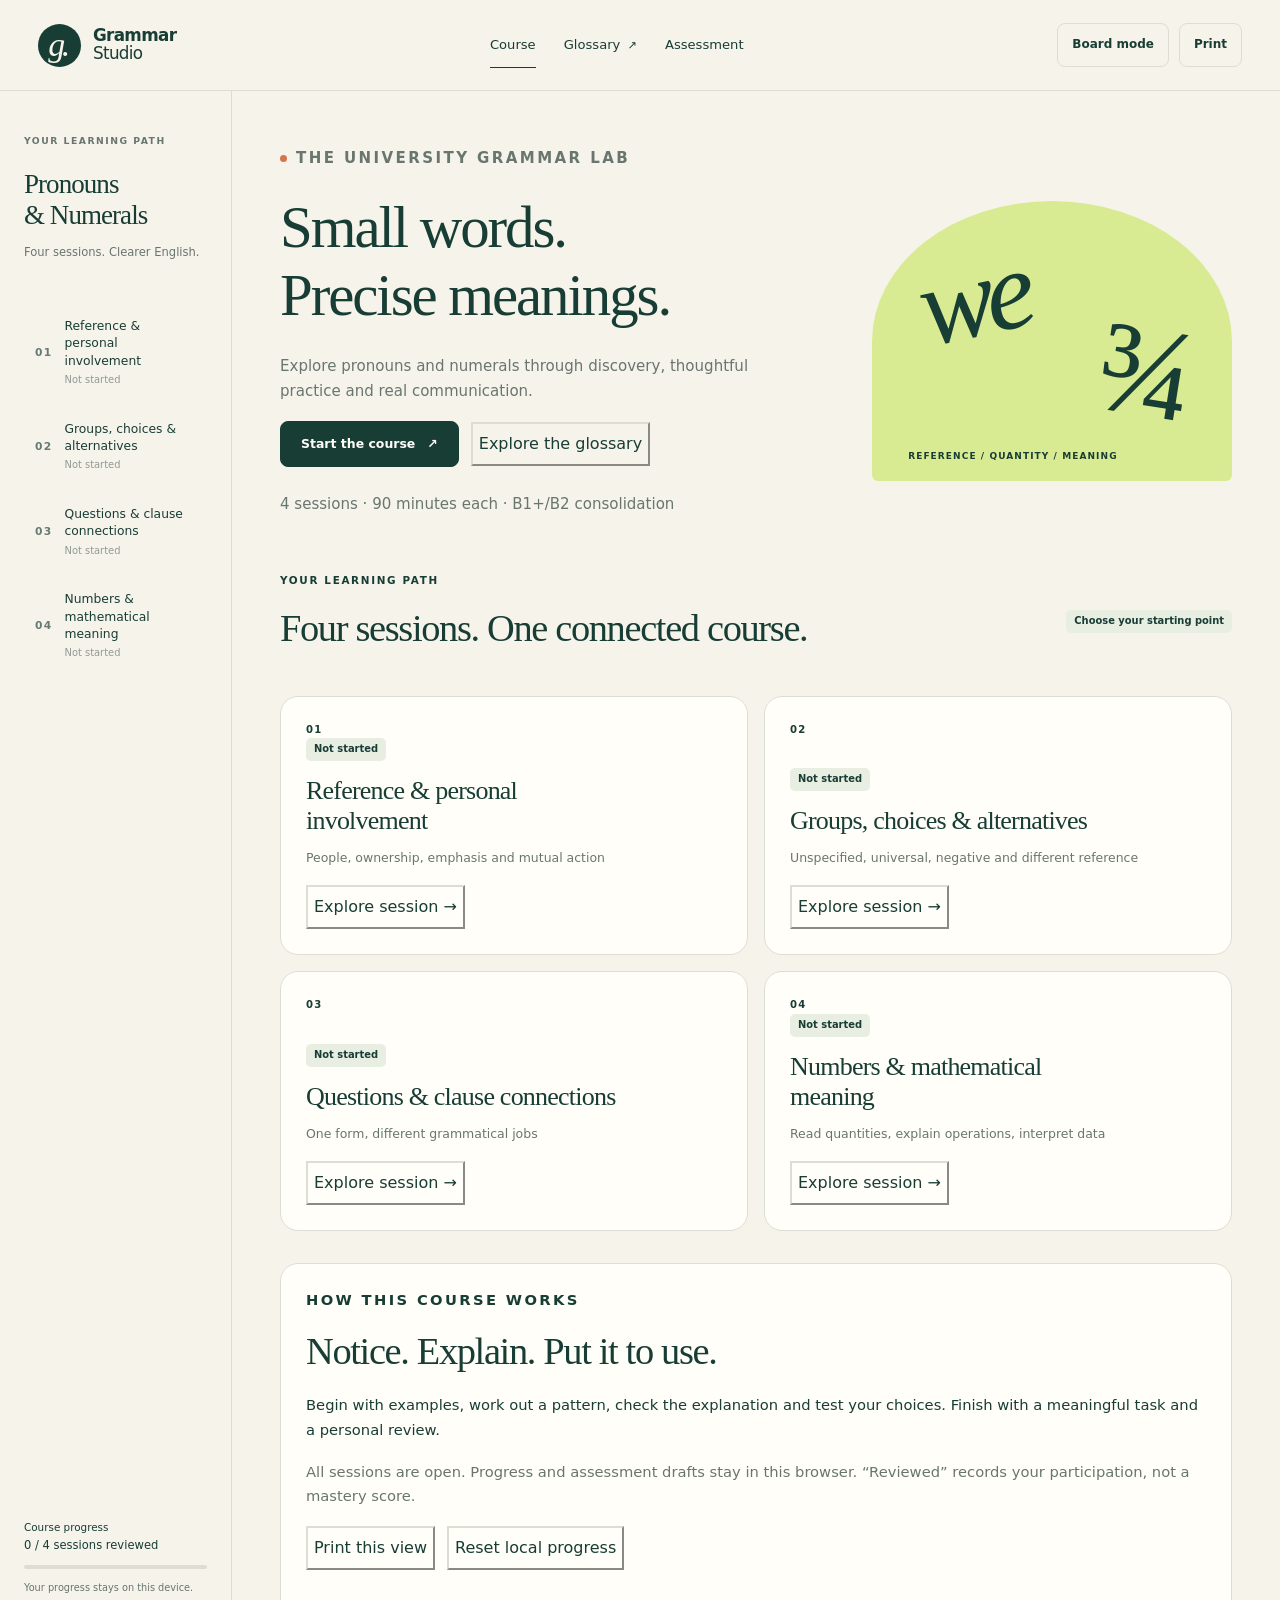
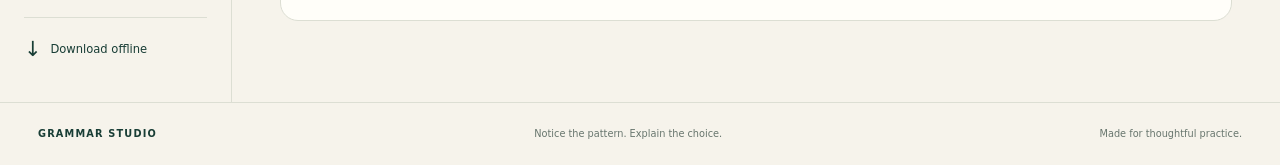
<file: index.html>
<!doctype html>
<html lang="en">
<head>
  <meta charset="utf-8">
  <meta name="viewport" content="width=device-width,initial-scale=1">
  <meta name="theme-color" content="#183d35">
  <meta name="description" content="A four-session university grammar course. Discover, practise and explain English pronouns and numerals.">
  <title>Grammar Studio — Pronouns & Numerals</title>
  <style>:root{--paper:#f6f3eb;--ink:#183d35;--muted:#68766e;--lime:#d9eb92;--line:#dcded3;--white:#fffef9;--soft:#e9eee3;--orange:#d5754b;--radius:18px;font-family:Inter,ui-sans-serif,system-ui,-apple-system,BlinkMacSystemFont,"Segoe UI",sans-serif;color:var(--ink);background:var(--paper);font-synthesis:none;font-size:16px;line-height:1.65}*{box-sizing:border-box}body{margin:0}button,input,textarea,select{font:inherit}button,a,input,textarea,select{-webkit-tap-highlight-color:transparent}button,a{touch-action:manipulation}button{cursor:pointer;color:inherit}button:disabled{cursor:default}a{color:inherit}button:focus-visible,a:focus-visible,input:focus-visible,textarea:focus-visible,select:focus-visible,summary:focus-visible{outline:3px solid #b5683d;outline-offset:4px}button{min-height:44px}h1,h2,h3,p{margin-top:0}h1,h2,h3{line-height:1.16;letter-spacing:-.035em}h1,h2{font-family:Georgia,"Times New Roman",serif;font-weight:400}h1{font-size:clamp(2.8rem,4.6vw,5rem);margin-bottom:24px}h2{font-size:clamp(1.9rem,3vw,2.7rem);margin-bottom:20px}h3{font-size:1.15rem;letter-spacing:-.02em;margin-bottom:12px}p{margin-bottom:1.1rem}ul,ol{padding-left:24px}li{margin-bottom:.5rem}.muted{color:var(--muted)}.eyebrow{font-size:.65rem;font-weight:750;letter-spacing:.16em;line-height:1.5;text-transform:uppercase}.skip-link{position:fixed;top:-100px;left:12px;z-index:99;background:var(--lime);padding:12px 20px}.skip-link:focus{top:12px}.site-header{display:flex;align-items:center;justify-content:space-between;padding:23px 38px;border-bottom:1px solid var(--line);gap:28px;background:var(--paper)}.brand{display:flex;align-items:center;gap:12px;border:0;padding:0;background:none;text-align:left;font-size:1.05rem;font-weight:650;letter-spacing:-.04em;line-height:1.05}.brand-second{display:block;font-weight:400}.brand-mark{display:grid;place-items:center;width:43px;height:43px;border-radius:50%;background:var(--ink);color:var(--paper);font:italic 34px Georgia,serif;letter-spacing:-.1em;padding-right:4px}.main-nav{display:flex;gap:28px;align-items:center}.main-nav button{border:0;background:none;font-size:.82rem;padding:5px 0}.main-nav button:hover,.main-nav button.active{box-shadow:0 1px var(--ink)}.main-nav span{font-size:.7rem;margin-left:3px}.header-tools{display:flex;gap:10px}.tool-button{padding:8px 14px;border:1px solid var(--line);border-radius:8px;background:none;font-size:.75rem;font-weight:600}.tool-button[aria-pressed=true]{background:var(--lime);border-color:var(--lime)}.tool-button span{margin-right:7px}.workspace{display:grid;grid-template-columns:232px minmax(0,1fr);min-height:calc(100vh - 170px)}.sidebar{border-right:1px solid var(--line);padding:35px 24px;display:flex;flex-direction:column;gap:25px}.sidebar-top .eyebrow{color:var(--muted);font-size:.58rem}.course-label{font:27px/1.15 Georgia,serif;margin:17px 0 12px;letter-spacing:-.035em}.sidebar-top p{font-size:.72rem}.sidebar nav{display:grid;gap:8px}.sidebar nav button{display:flex;align-items:center;gap:12px;text-align:left;width:100%;background:none;border:1px solid transparent;border-radius:10px;padding:12px 10px;font-size:.77rem;line-height:1.4}.sidebar nav button:hover{background:var(--soft)}.sidebar nav button.active{background:var(--ink);color:var(--paper)}.sidebar nav button>span:first-child{font-size:.67rem;opacity:.65}.sidebar nav button small{display:block;font-size:.62rem;opacity:.7;margin-top:3px}.sidebar-bottom{margin-top:auto;padding-top:45px}.progress-heading{display:flex;justify-content:space-between;gap:8px;font-size:.65rem}.progress-track{height:4px;background:var(--line);border-radius:8px;margin:12px 0;overflow:hidden}.progress-fill{height:100%;background:var(--ink);transition:width .2s}.local-note{font-size:.61rem;color:var(--muted);line-height:1.5}.offline-link{display:flex;align-items:center;gap:9px;text-decoration:none;font-size:.72rem;min-height:44px;border-top:1px solid var(--line);margin-top:22px;padding-top:14px}.offline-link span{font-size:1.3rem}#app{padding:42px 48px 65px;min-width:0;max-width:1600px;width:100%;margin:auto}#app:focus{outline:none}.hero{position:relative;padding:14px 0 38px}.hero .eyebrow{display:flex;align-items:center;gap:9px;margin-bottom:24px}.hero .eyebrow:before{content:"";width:7px;height:7px;background:var(--orange);border-radius:50%}.hero-grid{display:grid;grid-template-columns:1.25fr .8fr;gap:30px;align-items:center}.hero h1{max-width:650px}.hero p{max-width:510px;color:var(--muted);font-size:.94rem}.hero-art{position:relative;min-height:280px;background:var(--lime);border-radius:100% 100% 12px 12px;overflow:hidden;display:grid;place-items:center;color:var(--ink);font:italic 110px Georgia,serif;letter-spacing:-.08em}.hero-art:before{content:"Aa";position:absolute;left:20%;top:20%;font:italic 100px Georgia,serif;transform:rotate(-12deg)}.hero-art:after{content:"⅔";position:absolute;bottom:0;right:12%;font:120px Georgia,serif;transform:rotate(10deg);color:#476643}.hero-art>*{position:relative;z-index:1}.hero-art span{font-size:4rem}.hero-actions{display:flex;flex-wrap:wrap;gap:12px;margin-top:25px}.button{display:inline-flex;align-items:center;justify-content:center;gap:12px;min-height:46px;padding:11px 20px;border-radius:8px;background:var(--ink);color:var(--white);border:1px solid var(--ink);font-size:.78rem;font-weight:600;text-decoration:none}.button:hover{background:#28574b}.button-secondary{background:transparent;color:var(--ink);border-color:var(--line)}.button-secondary:hover{background:var(--soft)}.tag{display:inline-flex;align-items:center;gap:5px;background:var(--soft);border-radius:5px;padding:4px 8px;font-size:.62rem;font-weight:600;line-height:1.5}.section-heading{display:flex;justify-content:space-between;align-items:end;gap:20px;border-top:1px solid var(--line);padding-top:26px;margin-top:16px;margin-bottom:24px}.section-heading h2{margin:0;font-size:1.8rem}.section-heading p{font-size:.75rem;margin:0;color:var(--muted)}.session-grid{display:grid;grid-template-columns:repeat(2,minmax(0,1fr));gap:16px}.session-card{position:relative;text-align:left;display:flex;flex-direction:column;align-items:flex-start;padding:25px;background:var(--white);border:1px solid var(--line);border-radius:var(--radius);color:var(--ink);text-decoration:none;min-width:0;transition:transform .15s,border-color .15s}.session-card:hover{transform:translateY(-3px);border-color:#9ba98e}.session-card h3{font:26px/1.15 Georgia,serif;letter-spacing:-.03em;margin:15px 0 12px;max-width:320px}.session-card p{color:var(--muted);font-size:.78rem;line-height:1.6}.session-card .tag{margin-top:auto}.card-number{font-size:.63rem;font-weight:700;letter-spacing:.12em;text-transform:uppercase}.card-arrow{position:absolute;right:24px;top:22px;font-size:1.4rem}.lesson-header{padding:5px 0 25px}.lesson-header .eyebrow{margin-bottom:15px;display:block}.lesson-header h1{font-size:clamp(2.4rem,4vw,4rem);max-width:850px;margin-bottom:15px}.lesson-header p{max-width:760px;color:var(--muted)}.stage-nav{display:flex;gap:7px;overflow:auto;border-bottom:1px solid var(--line);padding-bottom:13px;margin-bottom:30px}.stage-button{white-space:nowrap;border:0;background:transparent;border-radius:7px;padding:9px 14px;font-size:.75rem;font-weight:600}.stage-button.active,.stage-button[aria-selected=true]{background:var(--ink);color:var(--paper)}.stage-button:hover:not(.active){background:var(--soft)}.stage-content{max-width:1000px}.stage-content>h2{font-size:2rem}.theory-card,.question-card,.assessment-section,.glossary-card{padding:25px;background:var(--white);border:1px solid var(--line);border-radius:var(--radius);margin-bottom:16px}.theory-card h3{font-size:1.05rem}.theory-card p,.question-card p,.assessment-section p{font-size:.92rem}.example{border-left:3px solid #9ab45f;background:#f0f3e8;padding:12px 18px;margin:12px 0;font-family:Georgia,serif;font-size:1.1rem;line-height:1.65}.discovery-list{list-style:none;padding:0;counter-reset:examples}.discovery-list li{counter-increment:examples;border-bottom:1px solid var(--line);padding:13px 0;display:flex;align-items:baseline;gap:20px;font:1.3rem/1.5 Georgia,serif}.discovery-list li:before{content:counter(examples,decimal-leading-zero);font:600 .65rem system-ui;color:var(--muted)}.question-card>h3{line-height:1.5}.option{display:block;width:100%;min-height:48px;border:1px solid var(--line);border-radius:8px;background:transparent;text-align:left;padding:10px 15px;margin:8px 0;font-size:.88rem}.option:hover{background:var(--soft);border-color:#a1ae9d}.option.correct,.correct{border-color:#66883d;background:#edf4db}.option.incorrect,.incorrect{border-color:#bc806a;background:#fbede6}.feedback{border-radius:8px;background:var(--soft);padding:14px 18px;margin-top:15px;font-size:.85rem}.feedback:empty{display:none}.checklist{list-style:none;padding:0}.checklist li{padding:10px 0;border-bottom:1px solid var(--line)}.checklist label{display:flex;align-items:start;gap:12px;cursor:pointer}.checklist input{accent-color:var(--ink);width:19px;height:19px;flex-shrink:0;margin-top:4px}.toolbar{display:flex;flex-wrap:wrap;gap:12px;margin-bottom:25px;align-items:center}.search-input,input[type=text],textarea,select{border:1px solid var(--line);background:var(--white);border-radius:8px;padding:12px 15px;color:var(--ink);min-height:46px;max-width:100%}.search-input{width:100%}textarea{width:100%;resize:vertical;min-height:120px}.glossary-grid{display:grid;grid-template-columns:repeat(2,minmax(0,1fr));gap:16px}.glossary-card{margin:0}.glossary-card h3{font:1.45rem Georgia,serif}.glossary-card p{font-size:.85rem}.glossary-card .example{font-size:.95rem}.assessment-section h3{font:1.4rem Georgia,serif}.assessment-section textarea{margin-top:10px}.footer{display:flex;justify-content:space-between;gap:18px;padding:23px 38px;border-top:1px solid var(--line);font-size:.61rem;color:var(--muted)}.footer>span:first-child{font-weight:750;letter-spacing:.12em;color:var(--ink)}details{border:1px solid var(--line);border-radius:10px;padding:14px 18px;margin:15px 0;background:var(--white)}summary{cursor:pointer;min-height:30px;font-size:.86rem;font-weight:600}details[open] summary{margin-bottom:15px}table{border-collapse:collapse;width:100%;margin:20px 0;font-size:.85rem}th,td{text-align:left;padding:12px 15px;border-bottom:1px solid var(--line);vertical-align:top}th{font-size:.72rem;background:var(--soft)}.board-mode{font-size:21px}.board-mode .sidebar{display:none}.board-mode .workspace{grid-template-columns:1fr}.board-mode #app{max-width:1300px;padding:40px 60px}.board-mode .stage-content{max-width:none}.board-mode .theory-card p,.board-mode .question-card p,.board-mode .option{font-size:1.05rem}.board-mode .site-header{padding:15px 30px}.board-mode .footer{display:none}.board-mode .hero-art{min-height:360px}@media(min-width:1500px){#app{padding-left:65px;padding-right:65px}.hero-art{min-height:350px}}@media(max-width:1050px){.site-header{padding:20px 24px;gap:18px}.main-nav{gap:18px}.workspace{grid-template-columns:205px minmax(0,1fr)}.sidebar{padding:28px 18px}#app{padding:32px 28px 50px}.hero-grid{grid-template-columns:1fr .65fr;gap:18px}.hero-art{min-height:220px}.hero-art:before{font-size:80px;left:10%}.hero-art:after{font-size:95px}.print-button{display:none}.session-card{padding:20px}}@media(max-width:760px){.site-header{padding:15px 20px;flex-wrap:wrap;gap:10px}.brand{margin-right:auto}.main-nav{order:3;width:100%;justify-content:flex-start;border-top:1px solid var(--line);padding-top:9px;gap:26px}.main-nav button{font-size:.8rem}.tool-button{padding:8px 11px}.workspace{display:block}.sidebar{border-right:0;border-bottom:1px solid var(--line);padding:17px 20px;gap:12px}.sidebar-top{display:none}.sidebar nav{display:flex;overflow:auto;gap:7px}.sidebar nav button{min-width:130px;max-width:175px;padding:10px;font-size:.7rem}.sidebar-bottom{padding:0;margin:0}.sidebar-bottom .progress-heading,.sidebar-bottom .progress-track,.sidebar-bottom .local-note{display:none}.offline-link{border:0;padding:0;margin:0;font-size:.68rem;min-height:28px;justify-content:flex-end}#app{padding:28px 20px 45px}.hero{padding-top:0}.hero-grid{grid-template-columns:1fr}.hero-art{display:none}.hero h1{font-size:3.4rem;max-width:550px}.hero p{font-size:.92rem}.hero .eyebrow{margin-bottom:20px}.session-grid{gap:12px}.session-card{padding:20px 17px}.session-card h3{font-size:1.45rem}.session-card p{font-size:.73rem}.section-heading{align-items:start}.section-heading p{max-width:150px;font-size:.68rem}.glossary-grid{grid-template-columns:1fr}.stage-nav{gap:3px}.stage-button{padding:8px 12px}.theory-card,.question-card,.assessment-section{padding:20px}.footer{padding:20px;flex-wrap:wrap}.footer>span:last-child{display:none}.board-mode #app{padding:25px}.board-mode .site-header{padding:15px 20px}.board-mode .main-nav{display:none}}@media(max-width:440px){.session-grid{grid-template-columns:1fr}.hero h1{font-size:2.85rem}.header-tools .tool-button{font-size:.65rem}.section-heading{display:block}.section-heading p{max-width:none;margin-top:10px}.session-card h3{max-width:280px}.lesson-header h1{font-size:2.5rem}}@media(prefers-reduced-motion:reduce){*{scroll-behavior:auto!important;transition:none!important;animation:none!important}}@media print{body{background:white;color:#111;font-size:11pt}.site-header,.sidebar,.footer,.stage-nav,.toolbar,.hero-actions,.skip-link,button,.offline-link{display:none!important}.workspace{display:block}#app,.board-mode #app{padding:0;max-width:none}.hero-art{display:none}.hero-grid{display:block}.theory-card,.question-card,.glossary-card,.assessment-section{break-inside:avoid;background:white;border-color:#ccc;padding:14px}.stage-content{max-width:none}h1{font-size:28pt}h2{font-size:22pt}.glossary-grid{display:block}.glossary-card{margin-bottom:12px}a{text-decoration:none}.example{background:#f4f4f4}details>summary{list-style:none}details>*{display:block!important}textarea{border:1px solid #aaa;min-height:70px}}

.hero-art:before,.hero-art:after{content:none}.hero-art .art-word{position:absolute;top:12%;left:13%;font:italic 112px Georgia,serif;transform:rotate(-12deg)}.hero-art .art-number{position:absolute;right:12%;bottom:12%;font:132px Georgia,serif;transform:rotate(9deg)}.hero-art .art-caption{position:absolute;bottom:7%;left:10%;font:600 9px system-ui,sans-serif;letter-spacing:.12em}.session-link.active{background:var(--lime)}#courseProgress{font-size:.72rem}#courseProgress .progress-track{margin-top:10px}.option.correct{border-color:#467349;background:#e9f2d9}.option.incorrect{border-color:#a4583a;background:#fbede4}.button:disabled{opacity:.5}.main-nav [aria-current=page]{box-shadow:0 1px var(--ink)}
</style>
  
  
  
</head>
<body>
  <a class="skip-link" href="#app">Skip to content</a>
  <header class="site-header">
    <button class="brand" data-view="home" aria-label="Grammar Studio home"><span class="brand-mark" aria-hidden="true">g.</span><span>Grammar<span class="brand-second">Studio</span></span></button>
    <nav class="main-nav" aria-label="Main navigation"><button data-view="home">Course</button><button data-view="glossary">Glossary <span aria-hidden="true">↗</span></button><button data-view="assessment">Assessment</button></nav>
    <div class="header-tools"><button id="boardToggle" class="tool-button" aria-pressed="false"><span aria-hidden="true">▣</span> Board mode</button><button id="printButton" class="tool-button print-button" aria-label="Print current page">Print</button></div>
  </header>
  <div class="workspace">
    <aside class="sidebar" aria-label="Course navigation">
      <div class="sidebar-top"><span class="eyebrow">YOUR LEARNING PATH</span><div class="course-label">Pronouns<br>& Numerals</div><p class="muted">Four sessions. Clearer English.</p></div>
      <nav id="sessionNav" aria-label="Sessions"></nav>
      <div class="sidebar-bottom"><div class="progress-heading">Course progress</div><div id="courseProgress">0 / 4 sessions reviewed</div><p class="local-note">Your progress stays on this device.</p><a class="offline-link" href="#" id="downloadOffline"><span aria-hidden="true">↓</span> Download offline</a></div>
    </aside>
    <main id="app" tabindex="-1"><noscript><div class="theory-card"><h1>Welcome to Grammar Studio</h1><p>Enable JavaScript to explore the course, practise and save progress on your device.</p></div></noscript></main>
  </div>
  <footer class="footer"><span>GRAMMAR STUDIO</span><span>Notice the pattern. Explain the choice.</span><span>Made for thoughtful practice.</span></footer>
<script>window.COURSE = [
  {
    "id": 1,
    "title": "Reference & personal involvement",
    "subtitle": "People, ownership, emphasis and mutual action",
    "outcomes": [
      "Identify pronoun forms, referents and sentence functions.",
      "Distinguish reflexive, emphatic and reciprocal meanings.",
      "Use personal, possessive and demonstrative forms to make reference clear."
    ],
    "discovery": {
      "examples": [
        "Maya introduced herself.",
        "Maya herself introduced the speaker.",
        "Maya prepared the slides by herself.",
        "Maya and Alex introduced each other."
      ],
      "questions": [
        "Who performs the action? Who is affected?",
        "Which sentence emphasises personal involvement?",
        "Which sentence describes mutual action?",
        "Can “by herself” mean alone or without help?"
      ],
      "insight": "The same -self form can refer back to a participant or add emphasis. Reciprocal forms express mutual action; by + reflexive can mean alone or without help."
    },
    "theory": [
      {
        "title": "The pronoun: class, reference and function",
        "body": "Kaushanskaya defines the pronoun as a part of speech which points out objects and their qualities without naming them. An antecedent helps identify a referent. Class and sentence function are different: a personal pronoun can be a subject or an object. Traditional functions include subject, object, predicative and attribute.",
        "examples": [
          "She checked the report. → personal pronoun; subject",
          "The tutor thanked her. → personal pronoun; object",
          "This version is mine. → absolute possessive; predicative",
          "Alex told Sam that he was late. → clarify who “he” means"
        ]
      },
      {
        "title": "Personal pronouns and dummy it",
        "body": "Personal pronouns distinguish person, number, case and, in third-person singular forms, gender. Use nominative forms for subjects and objective forms for objects, including after prepositions. Singular they can refer to a person whose gender is unknown or to a person who uses they. Referential it refers to something; dummy it fills a grammatical position without an ordinary referent.",
        "examples": [
          "Alex and I presented. The tutor thanked Alex and me.",
          "Between you and me, this needs revision.",
          "Someone left their notes. They may return.",
          "The projector is ready. It works. → referential",
          "It is raining. It is important to check the figures. → dummy"
        ]
      },
      {
        "title": "Possessive forms",
        "body": "Kaushanskaya distinguishes conjoint (dependent) forms before nouns and absolute (independent) forms used without a following noun. Modern descriptions commonly call my, your and similar dependent forms possessive determiners. Possessives express association as well as ownership. Its has no apostrophe; it’s means it is or it has.",
        "examples": [
          "my / mine; your / yours; her / hers; our / ours; their / theirs",
          "His has the same dependent and independent form.",
          "These are our notes. Those are yours.",
          "A colleague of mine shared the file.",
          "The app has changed its layout. It’s easier to read."
        ]
      },
      {
        "title": "Reflexive and emphatic uses",
        "body": "Reflexive forms include myself, yourself, himself, herself, itself, ourselves, yourselves and themselves. In the central reflexive use, the subject and object refer to the same participant. Emphatic (intensive) use highlights personal involvement. By oneself can mean alone or without help. Do not use myself merely as a formal substitute for me. Everyday wash and dress normally do not need reflexives unless the context requires emphasis or contrast.",
        "examples": [
          "Nina introduced herself. → reflexive object",
          "Nina herself approved the plan. → emphatic",
          "Nina approved the plan herself. → emphatic",
          "Nina worked by herself. → alone / without help",
          "She washed and dressed. Please contact me."
        ]
      },
      {
        "title": "Reciprocal pronouns",
        "body": "Each other and one another express mutual action or relation. A strict two-versus-more-than-two distinction is not required in contemporary usage; Kaushanskaya also notes that the traditional tendency is not always observed. Reciprocal forms can be possessive.",
        "examples": [
          "They assessed themselves. → each person assessed that same person",
          "They assessed each other. → mutual assessment",
          "They read each other’s feedback."
        ]
      },
      {
        "title": "Demonstrative pronouns",
        "body": "This and these commonly indicate nearer reference; that and those commonly indicate more distant reference in space, time or discourse. They may identify a noun or stand independently. Kaushanskaya also includes such and (the) same among demonstratives.",
        "examples": [
          "This diagram is clearer than that one.",
          "These are the results.",
          "The server failed. That delayed the session.",
          "Such questions require care. We chose the same."
        ]
      }
    ],
    "practice": [
      {
        "question": "The tutor sent the feedback to Alex and ___.",
        "options": [
          "I",
          "me",
          "myself"
        ],
        "answer": 1,
        "explanation": "The whole coordinated phrase is an object after “to”: to Alex and me."
      },
      {
        "question": "Choose the absolute possessive: “This laptop is ___.”",
        "options": [
          "my",
          "me",
          "mine"
        ],
        "answer": 2,
        "explanation": "Mine stands without a following noun. My is dependent: my laptop."
      },
      {
        "question": "In “Lena herself approved the change”, herself is …",
        "options": [
          "reflexive object",
          "emphatic",
          "reciprocal"
        ],
        "answer": 1,
        "explanation": "Herself highlights Lena’s personal involvement; approved still has the object “the change”."
      },
      {
        "question": "Which sentence expresses mutual action?",
        "options": [
          "They recorded themselves.",
          "They recorded each other.",
          "They recorded the talk themselves."
        ],
        "answer": 1,
        "explanation": "Each other means that the participants recorded one another."
      },
      {
        "question": "Which sentence uses dummy it?",
        "options": [
          "The tablet is new. It is fast.",
          "It is raining outside.",
          "I charged it yesterday."
        ],
        "answer": 1,
        "explanation": "Weather “it” does not refer back to an ordinary object."
      },
      {
        "question": "Choose the neutral wording.",
        "options": [
          "Please email myself.",
          "Please email me.",
          "Please email mine."
        ],
        "answer": 1,
        "explanation": "Me is the ordinary object form. Myself is not a general formal alternative."
      },
      {
        "question": "Choose the correct pair: “The platform changed ___ layout. ___ now clearer.”",
        "options": [
          "it’s / Its",
          "its / It’s",
          "its / Its"
        ],
        "answer": 1,
        "explanation": "Its is possessive. It’s here means it is."
      },
      {
        "question": "“I solved it by myself” can mean …",
        "options": [
          "only that I was physically alone",
          "only that I had no help",
          "alone or without help, depending on context"
        ],
        "answer": 2,
        "explanation": "Context determines which interpretation of by myself is relevant."
      }
    ],
    "production": {
      "title": "Project handover",
      "instructions": "Explain who owns the materials, who completed each task, what people did independently and how they helped one another. Your partner reconstructs responsibilities. Then revise any unclear reference. Scenario: Maya owns the slides; Alex owns the survey notes; you own the budget. Maya designed the slides without help. Alex and you checked one another’s figures. Everyone reviewed their own section. Give a handover without simply reading these notes; your listener draws a responsibility map.",
      "criteria": [
        "Ownership and responsibility are clear.",
        "Reflexive, emphatic and reciprocal meanings are distinguished.",
        "You can explain two grammatical choices."
      ]
    },
    "homework": [
      "Core homework: 35–45 minutes including preparation for Session 2. Extensions are optional.",
      "Write definitions and one example for glossary terms 1–6; check them against the glossary.",
      "Revisit the eight practice questions. Explain two choices in writing, including a reflexive/emphatic contrast.",
      "Write 80–100 words about a collaborative task. Label four pronouns with class and function.",
      "Prepare for Session 2: read its discovery examples and propose meanings for some, every, neither and another."
    ]
  },
  {
    "id": 2,
    "title": "Groups, choices & alternatives",
    "subtitle": "Unspecified, universal, negative and different reference",
    "outcomes": [
      "Choose forms that express unspecified reference, absence, totality and alternatives.",
      "Explain defining pronouns in Kaushanskaya’s classification.",
      "Use agreement and singular they appropriately."
    ],
    "discovery": {
      "examples": [
        "Some students have registered.",
        "Every student has received a confirmation.",
        "Neither of the two rooms is available.",
        "We need another room.",
        "One room has a projector; the other has a board."
      ],
      "questions": [
        "Which sentence refers to an unspecified group?",
        "Which treats every member individually?",
        "How many rooms are considered with neither?",
        "Does another mean different, additional, or both in different contexts?"
      ],
      "insight": "The form depends on the intended set and meaning: unspecified membership, individual distribution, absence, or a different/additional option."
    },
    "theory": [
      {
        "title": "Indefinite reference: some and any",
        "body": "Indefinite pronouns point out people or things without identifying a particular referent. Some is common in affirmative contexts, offers and requests. Any is common in questions and negatives, and can express free choice in affirmative contexts. These are meaning-sensitive patterns, not an absolute positive/negative rule.",
        "examples": [
          "Some students stayed. Did anyone stay?",
          "Would you like some water? Could I have some help?",
          "Choose any available seat. → it does not matter which",
          "Someone has left their notebook."
        ]
      },
      {
        "title": "Negative reference",
        "body": "No precedes a noun; none can stand independently or be followed by of. Nobody and no one refer to people; nothing refers to things. Neither excludes both of two alternatives. Standard neutral English avoids combining these negative pronouns with another negative verb to express one negation. Nobody, no one and nothing take singular verbs; subsequent they is normal.",
        "examples": [
          "There are no spare rooms. None are available.",
          "Nobody has replied. They may be busy.",
          "I didn’t receive any replies. / I received no replies.",
          "Neither option is suitable.",
          "None of the students is/are absent. → both agreement patterns occur"
        ]
      },
      {
        "title": "Whole groups and individual distribution",
        "body": "Kaushanskaya’s defining group includes all, both, each, every and every- compounds, either, other and another. All considers a group as a whole; both concerns two. Each focuses on members individually and can apply to two or more; every normally distributes across a set of three or more. Every is used before a singular noun; each can stand independently or take of.",
        "examples": [
          "All students received the message.",
          "Both rooms have screens.",
          "Each of the two speakers has ten minutes.",
          "Every student has a copy. Each has a copy.",
          "Everyone = everybody; every one of the files = each individual file."
        ]
      },
      {
        "title": "Either, neither and of-patterns",
        "body": "Either can mean one or the other of two; in patterns such as “on either side” it can mean each of the two. Neither means not one and not the other. Use of before a pronoun or a noun phrase with a determiner. In formal assessed writing use singular agreement after either/neither of; plural agreement also occurs in usage.",
        "examples": [
          "Either room is suitable. Neither room is suitable.",
          "There are windows on either side.",
          "Each of them; both of us; none of the answers",
          "Every student, not “every of the students”"
        ]
      },
      {
        "title": "Other and another; one and ones",
        "body": "Another means a different one or an additional one. Other can precede a plural noun; others stands without one. The other and the others identify the remaining member(s) of a known set. One and ones can substitute for count nouns; generic one refers to people generally and has forms one’s and oneself.",
        "examples": [
          "We need another example. Other examples are online.",
          "One room is booked; the other is free.",
          "Some agreed; the others asked questions.",
          "I prefer the shorter one and the blue ones.",
          "One should check one’s sources."
        ]
      },
      {
        "title": "Classification bridge",
        "body": "The uploaded Kaushanskaya edition has a defining-pronoun group. Universal and detaching are additional labels in the required glossary, not separate groups in that edition. Universal describes whole-group/distributive meanings such as all, both, each and every. Detaching describes difference/addition, especially other and another. Keep the labels connected to the textbook’s defining group rather than mixing classifications silently.",
        "examples": [
          "all / each / every → defining in Kaushanskaya",
          "other / another → defining in Kaushanskaya",
          "A term names a classification choice; context determines meaning and function."
        ]
      }
    ],
    "practice": [
      {
        "question": "Choose a natural offer: “Would you like ___ tea?”",
        "options": [
          "some",
          "none",
          "every"
        ],
        "answer": 0,
        "explanation": "Some is common in offers; questions do not automatically require any."
      },
      {
        "question": "“Choose any available seat” expresses …",
        "options": [
          "a negative meaning",
          "free choice",
          "all seats together"
        ],
        "answer": 1,
        "explanation": "Any means it does not matter which available seat you choose."
      },
      {
        "question": "We have two proposed dates. ___ date works for me: I am away on both.",
        "options": [
          "None",
          "Neither",
          "Every"
        ],
        "answer": 1,
        "explanation": "Neither excludes both members of a two-item set."
      },
      {
        "question": "Choose the correct construction.",
        "options": [
          "Every of the students has a copy.",
          "Each of the students has a copy.",
          "Each of students has a copy."
        ],
        "answer": 1,
        "explanation": "Each can take of + a determined noun phrase. Every cannot take of directly."
      },
      {
        "question": "One of the two files is ready; ___ still needs editing.",
        "options": [
          "another",
          "others",
          "the other"
        ],
        "answer": 2,
        "explanation": "The other identifies the remaining member of a known pair."
      },
      {
        "question": "Choose the correct sentence.",
        "options": [
          "Nobody have submitted their draft.",
          "Nobody has submitted their draft.",
          "Nobody hasn’t submitted their draft."
        ],
        "answer": 1,
        "explanation": "Nobody takes a singular verb; singular their is acceptable. The intended meaning uses one negative."
      },
      {
        "question": "In the uploaded Kaushanskaya edition, other and another belong to …",
        "options": [
          "defining pronouns",
          "personal pronouns",
          "relative pronouns"
        ],
        "answer": 0,
        "explanation": "Defining is the textbook category. Detaching is an additional glossary label mapped to it."
      },
      {
        "question": "Choose the noun substitute: “The green folders are larger than the blue ___.”",
        "options": [
          "one",
          "ones",
          "another"
        ],
        "answer": 1,
        "explanation": "Ones substitutes for the plural count noun folders."
      }
    ],
    "production": {
      "title": "Plan an inclusive workshop",
      "instructions": "Choose rooms, resources and activities for a group with different requirements. Account for everyone, compare two alternatives and explain what to do if neither works. Your partner checks whether any participant has been overlooked. Scenario: 24 students attend. Room A seats 30 and has a projector but no interactive board. Room B seats 20 and has an interactive board. Six students need paper copies. Two proposed dates are Monday and Thursday; four students cannot attend Monday, but everyone can attend Thursday. Choose a date and room, arrange resources and explain one compromise.",
      "criteria": [
        "The intended set is clear.",
        "Choices express totality, distribution, absence and alternatives accurately.",
        "Explain one contrast involving each/every or other/another."
      ]
    },
    "homework": [
      "Core homework: 35–45 minutes including preparation for Session 3.",
      "Prepare glossary entries 7–10; include the classification note.",
      "Revisit the eight practice questions and explain two choices.",
      "Write four paired contrasts: some/any; each/every; neither/none; another/the other. Supply enough context to make the intended meaning clear.",
      "Write a 70–90-word workshop update using unspecified, negative and whole-group reference.",
      "Prepare for Session 3: compare the three who sentences in Discover and locate their subjects and verbs."
    ]
  },
  {
    "id": 3,
    "title": "Questions & clause connections",
    "subtitle": "One form, different grammatical jobs",
    "outcomes": [
      "Distinguish interrogative, relative and conjunctive uses.",
      "Identify clause function and the pronoun’s function within the clause.",
      "Use embedded questions and relative clauses accurately."
    ],
    "discovery": {
      "examples": [
        "Who selected the topic?",
        "I wonder who selected the topic.",
        "The student who selected the topic will speak first.",
        "I think that the answer is correct.",
        "The answer that you selected is correct."
      ],
      "questions": [
        "Which sentence is a direct question?",
        "Which who-clause identifies a student?",
        "Does each that perform a function inside its clause?",
        "Where is there an antecedent?"
      ],
      "insight": "Classify a form in its sentence, not from spelling alone. A relative pronoun has a function inside its clause; conjunction that introduces a clause without filling such a function."
    },
    "theory": [
      {
        "title": "Interrogative pronouns",
        "body": "Who, whose, what and which form special questions; whom is the objective form of who, especially in formal contexts. Who asks about people. Which usually selects from a contextually restricted set; what allows a more open choice. A subject question does not use do-support simply to form the question.",
        "examples": [
          "Who called? → subject question",
          "Who did you call? → object question",
          "Which of these topics do you prefer?",
          "What interests you?",
          "To whom should I send it? / Who should I send it to?"
        ]
      },
      {
        "title": "Relative clauses and antecedents",
        "body": "A relative pronoun connects a relative clause to an antecedent and performs a function within the relative clause. Who commonly refers to people, which to things; whose expresses a possessive relationship. That is used in defining relatives. Non-defining relatives add supplementary information and are set off by commas; they do not use that.",
        "examples": [
          "The researcher who called is here. → who: subject of called",
          "The article which we discussed is online. → which: object of discussed",
          "The student whose laptop failed used mine.",
          "Our tutor, who is presenting today, has arrived."
        ]
      },
      {
        "title": "Omission, prepositions and wider reference",
        "body": "An object relative pronoun may be omitted in a defining clause, but a subject relative normally cannot. A fronted preposition takes whom or which, not that; preposition stranding is common. Which can refer to a whole preceding clause. Kaushanskaya also treats relative as in patterns such as such … as; recognise these without forcing them into every relative pattern.",
        "examples": [
          "The article (that) we read was useful.",
          "The person who called is here. → do not omit who",
          "The person to whom I spoke / the person I spoke to",
          "The session was cancelled, which surprised us.",
          "Choose such examples as illustrate the rule."
        ]
      },
      {
        "title": "Conjunctive pronouns and embedded questions",
        "body": "In Kaushanskaya’s analysis, who, what, whose and which can introduce subject, object or predicative clauses and perform a function inside them. Embedded questions normally have statement word order. Modern descriptions distinguish interrogative content clauses from fused relatives, so different what-clauses need not receive identical analyses.",
        "examples": [
          "I know who selected the topic. → object clause; who is subject within it",
          "What you need is a clear example. → subject clause in the textbook analysis",
          "This is what I need. → predicative clause in the textbook analysis",
          "Do you know where the room is? → not “where is the room” inside the embedded clause"
        ]
      },
      {
        "title": "That and what: useful contrasts",
        "body": "Relative that refers to an antecedent and fills a position inside its clause. Conjunction that introduces a content clause without such a role. In “what I need”, what includes the meaning “the thing(s) that”; do not put an ordinary noun antecedent directly before this what.",
        "examples": [
          "The answer that you chose is correct. → relative that is object of chose",
          "I think that the answer is correct. → conjunction",
          "This is what I need. / This is the thing that I need.",
          "The book that I need, not “the book what I need”"
        ]
      }
    ],
    "practice": [
      {
        "question": "Choose the subject question.",
        "options": [
          "Who did you invite?",
          "Who invited you?",
          "Whom did you invite?"
        ],
        "answer": 1,
        "explanation": "Who is the subject of invited. The other two ask about its object."
      },
      {
        "question": "Choose the correct embedded question.",
        "options": [
          "I wonder who did she invite.",
          "I wonder who she invited.",
          "I wonder who she did invited."
        ],
        "answer": 1,
        "explanation": "Embedded questions normally use statement word order: she invited."
      },
      {
        "question": "Which relative pronoun may be omitted?",
        "options": [
          "The researcher who called is here.",
          "The article that we discussed is online.",
          "Our tutor, who called yesterday, is here."
        ],
        "answer": 1,
        "explanation": "That is the object in a defining relative clause. Subject relatives and non-defining relatives do not allow this omission."
      },
      {
        "question": "Complete: “Our tutor, ___ is presenting today, has arrived.”",
        "options": [
          "that",
          "who",
          "what"
        ],
        "answer": 1,
        "explanation": "A non-defining relative referring to a person uses who here, not that."
      },
      {
        "question": "In “I think that the answer is correct”, that is …",
        "options": [
          "a relative pronoun functioning as object",
          "a conjunction introducing a content clause",
          "an interrogative pronoun"
        ],
        "answer": 1,
        "explanation": "The clause is complete without a missing subject or object filled by that."
      },
      {
        "question": "Choose the correct fronted-preposition pattern.",
        "options": [
          "The person to that I spoke",
          "The person to whom I spoke",
          "The person to who I spoke"
        ],
        "answer": 1,
        "explanation": "Whom is the formal objective form after the fronted preposition to."
      },
      {
        "question": "In “I know who selected the topic”, who is …",
        "options": [
          "the subject inside the subordinate clause",
          "the object of selected",
          "a possessive attribute"
        ],
        "answer": 0,
        "explanation": "Who performs the selecting. The whole subordinate clause is the object of know in the textbook analysis."
      },
      {
        "question": "Choose the standard sentence.",
        "options": [
          "This is the book what I need.",
          "This is what I need.",
          "This is that what I need."
        ],
        "answer": 1,
        "explanation": "What here includes “the thing that”. With an expressed antecedent use “the book that I need”."
      }
    ],
    "production": {
      "title": "Student-support FAQ",
      "instructions": "Create a short FAQ explaining a university service. Include direct and embedded questions and relative clauses identifying people or resources. Annotate three examples: classify the pronoun and identify its function within its clause. Scenario: the writing centre opens Monday–Friday, 10:00–16:00. Appointments last 30 minutes and can be booked by email. Dr Lee coordinates the centre; student mentors give feedback on drafts. Students must bring a draft and a specific question. Your partner uses your FAQ to plan a visit.",
      "criteria": [
        "Questions and embedded questions use appropriate word order.",
        "Relative clauses identify or add information clearly.",
        "Clause function and pronoun function are distinguished."
      ]
    },
    "homework": [
      "Core homework: 35–45 minutes including preparation for Session 4.",
      "Prepare glossary entries 11–13.",
      "Analyse the first three Discover examples: identify each who, its function and any clause it introduces.",
      "Embed these questions after I wonder: Which topic did they choose? Who called? Whose notes are these?",
      "Write a 70–90-word service guide with one defining and one non-defining relative clause.",
      "Prepare for Session 4: write spoken forms for 21st, 3/4, 0.305 and 25%; try reading the discovery calculations."
    ]
  },
  {
    "id": 4,
    "title": "Numbers & mathematical meaning",
    "subtitle": "Read quantities, explain operations, interpret data",
    "outcomes": [
      "Define cardinal and ordinal numerals and the required fraction terms.",
      "Read numerical expressions and explain basic calculations.",
      "Use quantity agreement and measurement expressions accurately."
    ],
    "discovery": {
      "examples": [
        "Three hundred students / hundreds of students",
        "Three quarters of the water is clean.",
        "Three quarters of the students are present.",
        "Subtract five from twelve.",
        "Divide twenty by five.",
        "0.305 → zero point three zero five"
      ],
      "questions": [
        "Why does hundred have no -s after three?",
        "What determines agreement in the fraction examples?",
        "Which number do you start with in subtraction?",
        "How do we read digits after the decimal point?"
      ],
      "insight": "Numerical accuracy depends on grammar as well as arithmetic: formation, agreement, word order and prepositions all contribute to meaning."
    },
    "theory": [
      {
        "title": "Numerals: definition, structure and function",
        "body": "Kaushanskaya defines the numeral as a part of speech indicating number or the order of people and things in a series. Cardinals indicate exact number; ordinals indicate position. The textbook distinguishes simple, derived and composite forms. Numerals can function as subject, predicative, object, attribute and, in suitable contexts, adverbial modifier.",
        "examples": [
          "Three arrived first. → subject",
          "We selected three. → object",
          "Their number was three. → predicative",
          "The third chapter / Chapter Three",
          "They walked three abreast. → adverbial expression"
        ]
      },
      {
        "title": "Formation and number conventions",
        "body": "Use hyphens in compound numbers from twenty-one to ninety-nine. Notice forty, fifth, ninth and twelfth. Exact quantities use hundred/thousand/million without plural -s after a number; approximate plural forms take of. British usage commonly includes and after hundreds; American usage often omits it. Dates can be read with ordinals even when written with cardinal digits.",
        "examples": [
          "twenty-one; twenty-first; forty; fifth; ninth; twelfth",
          "three hundred / hundreds of students",
          "one hundred and five (BrE) / one hundred five (common AmE)",
          "3 May → the third of May; May third",
          "0 can be zero; nought is also used in BrE decimals."
        ]
      },
      {
        "title": "Fractions and decimals",
        "body": "A common fraction expresses a numerator divided by a non-zero denominator. The numerator is the upper number; the denominator is the lower number. In a part–whole interpretation the denominator states the number of equal parts in a whole. A decimal fraction has a denominator that is a power of ten and can be expressed in decimal notation. Read decimal digits individually after point.",
        "examples": [
          "1/2 → a half; 2/3 → two thirds; 3/4 → three quarters",
          "1 1/2 → one and a half",
          "3/7 → three sevenths / three over seven",
          "0.305 → zero point three zero five",
          "In 3/4, 3 is the numerator and 4 is the denominator."
        ]
      },
      {
        "title": "Quantity, percentage and measurement grammar",
        "body": "With fractions and percentages of a noun phrase, agreement normally follows what is being quantified. An amount treated as one measurement can take singular agreement. Fractions over one normally precede plural measurement nouns. Before a noun, a number–unit modifier normally uses a singular unit and a hyphen.",
        "examples": [
          "Half of the water is ready. Half of the students are ready.",
          "Twenty per cent of the participants are absent.",
          "Three kilometres is a long walk in this heat.",
          "one and a half hours / a two-hour session",
          "A rise from 20% to 25% is five percentage points, or a 25% relative increase."
        ]
      },
      {
        "title": "Operations and their grammar",
        "body": "Order matters: add A to B; subtract A from B; multiply A by B; divide A by B. Useful result words are sum/total, difference, product, quotient and remainder. Equals is a verb; is equal to is an alternative construction. Multiplying by two differs from increasing by two.",
        "examples": [
          "Seven plus five equals twelve. → sum",
          "Twelve minus five equals seven. → difference",
          "Six times four equals twenty-four. → product",
          "Twenty divided by five equals four. → quotient",
          "Divide seventeen by five: the quotient is three with a remainder of two."
        ]
      },
      {
        "title": "Powers, roots, ratios and comparisons",
        "body": "Learn common ways to read powers and roots. Ratios compare quantities; percentages express a quantity per hundred. Negative numbers use minus or negative, depending on context. Comparison language must preserve the direction of the relationship.",
        "examples": [
          "three squared; two cubed; five to the power of four",
          "The square root of sixteen is four.",
          "2:3 → two to three; 25% → twenty-five per cent",
          "−4 → minus four / negative four",
          "Five is greater than three. Three is less than five.",
          "Approximately equal to; round to two decimal places."
        ]
      }
    ],
    "practice": [
      {
        "question": "Choose the correct exact quantity.",
        "options": [
          "three hundreds students",
          "three hundred students",
          "three hundreds of students"
        ],
        "answer": 1,
        "explanation": "Hundred has no plural -s after an exact number; approximate “hundreds” takes of."
      },
      {
        "question": "How do we read 0.305?",
        "options": [
          "zero point three hundred and five",
          "zero point three zero five",
          "zero comma thirty-five"
        ],
        "answer": 1,
        "explanation": "Read the digits individually after the decimal point, including the zero."
      },
      {
        "question": "In 3/8, the denominator is …",
        "options": [
          "3",
          "8",
          "11"
        ],
        "answer": 1,
        "explanation": "The denominator is the lower number; it must not be zero."
      },
      {
        "question": "Subtract seven from nineteen. The result is …",
        "options": [
          "−12",
          "12",
          "26"
        ],
        "answer": 1,
        "explanation": "Start with nineteen and take away seven: nineteen minus seven equals twelve."
      },
      {
        "question": "Complete: “Three quarters of the participants ___ arrived.”",
        "options": [
          "has",
          "have",
          "is"
        ],
        "answer": 1,
        "explanation": "The quantified noun participants is plural, so have is appropriate."
      },
      {
        "question": "Choose the correct measurement expression.",
        "options": [
          "a two-hours session",
          "a two-hour session",
          "a two hour’s session"
        ],
        "answer": 1,
        "explanation": "A number–unit modifier before a noun uses the singular unit and a hyphen."
      },
      {
        "question": "A rise from 20% to 25% is …",
        "options": [
          "five percentage points",
          "a five per cent relative increase",
          "twenty-five percentage points"
        ],
        "answer": 0,
        "explanation": "The difference is five percentage points. Relative to 20, the increase is 5/20 = 25%."
      },
      {
        "question": "Which instruction produces 6 from 18?",
        "options": [
          "Divide eighteen by three.",
          "Divide three by eighteen.",
          "Subtract eighteen from three."
        ],
        "answer": 0,
        "explanation": "Eighteen divided by three equals six; the order after divide and by matters."
      }
    ],
    "production": {
      "title": "Make the numbers clear",
      "instructions": "Explain a small survey or budget to a partner. Include a fraction, decimal, percentage, comparison and two operations. Your partner reconstructs the figures without seeing your source. Resolve any differences and explain one agreement choice. Data: in a survey of 40 students, 20 prefer morning classes, 12 prefer afternoon classes and 8 have no preference. A workshop budget is £120: printing costs £24 and materials cost £36; the remainder is shared equally across 3 activities. Calculate shares, percentages and the remaining amount. Your partner checks the calculations.",
      "criteria": [
        "The calculations and spoken numerical forms are accurate.",
        "Operation order and prepositions are clear.",
        "Quantity agreement matches the intended meaning."
      ]
    },
    "homework": [
      "Prepare glossary entries 14–20 and review the complete glossary.",
      "Complete the open-book final assessment: approximately 60–70 minutes. It replaces ordinary written homework after Session 4.",
      "Use your own examples and explanations. Download your responses to keep or submit them through your usual class channel.",
      "Prepare one oral explanation: define a term, analyse an example and explain a numerical operation."
    ]
  }
];
</script>
<script>window.GLOSSARY = [
['A pronoun','A part of speech which points out objects and their qualities without naming them.','Kaushanskaya, Chapter IV §1.'],
['Personal pronouns','Pronouns referring to the speaker, addressee, or people and things spoken about.','I/me, you, he/him, she/her, it, we/us, they/them; distinguish person, number and case.'],
['Possessive pronouns','Forms expressing possession or association, with conjoint and absolute forms.','my/mine, your/yours, her/hers, our/ours, their/theirs; his has the same form. Modern accounts often call my a determiner.'],
['Reflexive pronouns','Forms referring back to the subject when the action returns to or is associated with the doer.','She introduced herself. The same forms have emphatic uses: She herself introduced the speaker.'],
['Reciprocal pronouns','Each other and one another express mutual action or relationship.','They checked each other’s answers. Modern usage does not enforce a two-versus-more-than-two distinction.'],
['Demonstrative pronouns','Forms pointing out people, things or ideas.','This, that, these, those; Kaushanskaya also includes such and (the) same.'],
['Indefinite pronouns','Pronouns pointing out a person or thing indefinitely.','Some, any and their compounds; one. Interpretation depends on context.'],
['Negative pronouns','Forms expressing absence or exclusion of people or things.','No, none, nobody, no one, nothing, neither.'],
['Detaching pronouns','In classifications using this label, forms identifying something different, separate or additional.','Typically other and another. This is an additional teaching label: Kaushanskaya groups them under defining pronouns.'],
['Universal pronouns','In classifications using this label, forms referring to a whole set or distributing reference over its members.','All, both, each, every and every-compounds; membership varies by classification. Kaushanskaya includes these under defining pronouns.'],
['Interrogative pronouns','Pronouns used in inquiry to form special questions.','Who, whose, what, which; whom is an objective form of who.'],
['Conjunctive pronouns','Pronouns introducing subject, object or predicative subordinate clauses and functioning within those clauses.','Kaushanskaya’s analysis: I know who called. Who is subject of called; the clause is object of know.'],
['Relative pronouns','Pronouns connecting a relative clause to its antecedent and functioning within that clause; some refer to a preceding clause.','The student who called. Who is subject within the relative clause.'],
['A numeral','A part of speech indicating number or the order of people and things in a series.','Kaushanskaya, Chapter V §1.'],
['Cardinal numerals','Numerals indicating exact number and used in counting.','One, twelve, forty, a hundred, twenty-three.'],
['Ordinal numerals','Numerals indicating position or order in a series.','First, second, third, fifth, ninth, twelfth, twenty-first.'],
['Fractional numbers','Numbers expressible as a numerator divided by a non-zero denominator.','Three quarters: 3/4. Mathematical definition supplied for this course.'],
['A decimal fraction','A fraction with a power of ten as denominator, expressible in decimal notation.','375/1000 = 0.375: zero point three seven five.'],
['A numerator','The upper number in a common fraction.','In 3/4, the numerator is 3. In a part–whole model it counts the parts taken.'],
['A denominator','The lower, non-zero number in a common fraction.','In 3/4, the denominator is 4. In a part–whole model it indicates the equal parts making a whole.']
].map(([term,definition,note])=>({term,definition,note}));
window.ASSESSMENT = [
{title:'A · Terminology — 8 marks',instructions:'For each of four terms: define it (1 mark), then give an accurate example (1 mark).',items:['A possessive pronoun','A conjunctive pronoun','An ordinal numeral','A denominator']},
{title:'B · Forms and reference — 8 marks',instructions:'Each item: correct form or revision (1 mark) and a brief explanation (1 mark).',items:['The tutor sent the instructions to Alex and ___. Choose I or me and explain.','These are our notes; those are ___. Choose their or theirs and explain.','Correct if necessary: The institute updated it’s website. Explain.','Rewrite to remove ambiguity: When Sara met Lina, she showed her the timetable. State your intended meaning.']},
{title:'C · Reflexive, emphatic and reciprocal — 9 marks',instructions:'Each set: identify the use (1), explain the meaning (1), and supply the requested contrast or correction (1).',items:['The students assessed themselves. Identify the use, explain who assessed whom, then rewrite for mutual assessment.','Nina herself introduced the speaker. Identify the use, explain the emphasis, then contrast it with Nina introduced herself.','Please send the form to myself. Give a neutral correction, explain it, and write a separate correct example with by myself.']},
{title:'D · Quantity and alternatives — 6 marks',instructions:'Complete each context (1 mark). For the last two items, also explain your choice (1 mark each).',items:['There are two rooms. One is occupied; ___ is free.','Would you like ___ tea? Use some or any for a neutral offer.','We tried two solutions. ___ worked, so we need a new approach.','___ student has received their own copy. Choose each or every and explain the focus; both can be possible.']},
{title:'E · Questions and clause connections — 8 marks',instructions:'Two marks per item, as specified.',items:['Who selected the topic? / I wonder who selected the topic. Classify each who (1 mark each).','The student who selected the topic will present. Identify the antecedent and the function of who (1 mark each).','Correct: I wonder which topic did they select. Give the corrected sentence (1) and explain word order (1).','Compare: I think that the answer is correct. / The answer that you selected is correct. Identify that in each (1 mark each).']},
{title:'F · Numbers and operations — 11 marks',instructions:'Items 1–5: 1 mark each. Items 6–8: 2 marks each for the correct answer and explanation.',items:['Write 0.305 in words.','Write 3/4 and 2½ in words; both are needed for the mark.','Write 21st in words.','Give an instruction for 19 − 7 using subtract.','Give an instruction for 18 ÷ 3 using divide.','Complete: Three quarters of the participants ___ submitted their answers. Explain agreement.','Express the same duration: The session lasts two hours. / It is ___. Explain the noun form.','A rate rises from 20% to 25%. Give the increase in percentage points and the relative percentage increase; show your calculation.']},
{title:'G · Data commentary — 10 marks',instructions:'Write 100–120 words. Task fulfilment 2; numerical accuracy 3; grammar 3; explanations 2. Underline or label four pronouns and explain two choices.',items:['Survey of 40 students: 20 prefer morning classes, 12 prefer afternoon classes, and 8 have no preference. Write a commentary using a fraction, a percentage, a comparison and clear pronoun reference. Do not infer information not given.']}
];
</script>
<script>(function () {
  'use strict';
  const course = Array.isArray(window.COURSE) ? window.COURSE : [];
  const glossary = Array.isArray(window.GLOSSARY) ? window.GLOSSARY : [];
  const assessment = Array.isArray(window.ASSESSMENT) ? window.ASSESSMENT : [];
  const app = document.getElementById('app');
  const storageKey = 'grammar-studio-v1';
  let saved = {};
  try { saved = JSON.parse(localStorage.getItem(storageKey) || '{}') || {}; } catch (_) {}
  const state = { sessions: saved.sessions || {}, drafts: saved.drafts || {}, board: !!saved.board };
  let view = 'home', active = 0, stage = 'Discover', practiceIndex = 0;
  let selected = null, checked = false;
  const stages = ['Discover', 'Rule', 'Practise', 'Use', 'Review', 'Homework'];
  const esc = value => String(value == null ? '' : value).replace(/[&<>"']/g, c => ({'&':'&amp;','<':'&lt;','>':'&gt;','"':'&quot;',"'":'&#39;'}[c]));
  const list = (items, cls) => '<ul' + (cls ? ' class="' + cls + '"' : '') + '>' + (items || []).map(x => '<li>' + esc(x) + '</li>').join('') + '</ul>';
  function persist() { try { localStorage.setItem(storageKey, JSON.stringify(state)); } catch (_) {} }
  function sessionState() { const id = String(course[active].id); return state.sessions[id] || (state.sessions[id] = { started: true, answers: {}, reflection: {} }); }
  function status(s) { const progress = state.sessions[String(s.id)]; return progress && progress.reviewed ? 'Reviewed' : progress && progress.started ? 'In progress' : 'Not started'; }
  function focusMain() { const el = app.querySelector('h1'); if (el) { el.tabIndex = -1; el.focus({preventScroll:true}); } window.scrollTo({top:0,behavior:'instant'}); }
  function updateNavigation() {
    const nav = document.getElementById('sessionNav');
    if (nav) nav.innerHTML = course.map((s,i) => '<button class="session-link' + (view === 'lesson' && active === i ? ' active' : '') + '" data-session="'+i+'"'+(view==='lesson'&&active===i?' aria-current="page"':'')+'><span class="card-number">0'+(i+1)+'</span><span>'+esc(s.title)+'<small class="muted" style="display:block">'+status(s)+'</small></span></button>').join('');
    document.querySelectorAll('[data-view]').forEach(b => { if (b.dataset.view === view) b.setAttribute('aria-current','page'); else b.removeAttribute('aria-current'); });
    const complete = course.filter(s=>status(s)==='Reviewed').length;
    const el = document.getElementById('courseProgress');
    if (el) el.innerHTML = '<span>'+complete+' / '+course.length+' sessions reviewed</span><div class="progress-track" role="progressbar" aria-label="Sessions reviewed" aria-valuemin="0" aria-valuemax="'+course.length+'" aria-valuenow="'+complete+'"><span class="progress-fill" style="width:'+(course.length?complete/course.length*100:0)+'%"></span></div>';
  }
  function renderHome() {
    app.innerHTML = '<section class="hero hero-grid"><div><p class="eyebrow">THE UNIVERSITY GRAMMAR LAB</p><h1>Small words.<br>Precise meanings.</h1><p class="hero-description">Explore pronouns and numerals through discovery, thoughtful practice and real communication.</p><div class="toolbar"><button class="button" data-session="0">Start the course <span aria-hidden="true">↗</span></button><button class="button-secondary" data-view="glossary">Explore the glossary</button></div><p class="muted">4 sessions · 90 minutes each · B1+/B2 consolidation</p></div><div class="hero-art" aria-hidden="true"><span class="art-word">we</span><span class="art-number">¾</span><span class="art-caption">REFERENCE / QUANTITY / MEANING</span></div></section><section aria-labelledby="course-title"><div class="toolbar" style="justify-content:space-between"><div><p class="eyebrow">YOUR LEARNING PATH</p><h2 id="course-title">Four sessions. One connected course.</h2></div><span class="tag">Choose your starting point</span></div><div class="session-grid">'+course.map((s,i)=>'<article class="session-card"><span class="card-number">0'+(i+1)+'</span><span class="tag">'+status(s)+'</span><h3>'+esc(s.title)+'</h3><p>'+esc(s.subtitle)+'</p><button class="button-secondary" data-session="'+i+'">'+(status(s)==='Not started'?'Explore session':'Continue session')+' <span aria-hidden="true">→</span></button></article>').join('')+'</div></section><section class="theory-card" style="margin-top:2rem"><p class="eyebrow">HOW THIS COURSE WORKS</p><h2>Notice. Explain. Put it to use.</h2><p>Begin with examples, work out a pattern, check the explanation and test your choices. Finish with a meaningful task and a personal review.</p><p class="muted">All sessions are open. Progress and assessment drafts stay in this browser. “Reviewed” records your participation, not a mastery score.</p><div class="toolbar"><button class="button-secondary" data-action="print">Print this view</button><button class="button-secondary" data-action="reset">Reset local progress</button></div></section>';
  }
  function diagnosticHTML(s) {
    return '<details class="theory-card"><summary>Check what you know · 3 quick questions</summary><p>This is a starting-point check, not a scored test. Choose an answer or “Not sure”, then compare your reasoning with the guidance.</p>'+(s.practice||[]).slice(0,3).map((q,i)=>'<article class="question-card"><h3>'+esc(q.question)+'</h3><fieldset style="border:0;padding:0"><legend class="muted">Choose your starting answer</legend>'+q.options.map((option,j)=>'<label class="option"><input type="radio" name="diagnostic-'+i+'" value="'+j+'"> <span>'+esc(option)+'</span></label>').join('')+'<label class="option"><input type="radio" name="diagnostic-'+i+'" value="unsure"> <span>Not sure yet</span></label></fieldset><details><summary>Reveal guidance</summary><p><strong>'+esc(q.options[q.answer])+'</strong></p><p>'+esc(q.explanation)+'</p></details></article>').join('')+'<p>If the choices were uncertain, start with the core explanation. If you can explain all three, try the communication challenge and return to any rule you need.</p><div class="toolbar"><button class="button-secondary" data-stage="Rule">Review the forms</button><button class="button-secondary" data-stage="Use">Try the challenge</button></div></details>';
  }
  function renderLesson() {
    const s = course[active]; if (!s) { renderHome(); return; }
    const progress = sessionState();
    let html = '<header class="lesson-header"><p class="eyebrow">SESSION 0'+(active+1)+' / 90 MINUTES</p><h1>'+esc(s.title)+'</h1><p>'+esc(s.subtitle)+'</p></header><nav class="stage-nav" aria-label="Lesson stages">'+stages.map(x=>'<button class="stage-button'+(stage===x?' active':'')+'" data-stage="'+x+'"'+(stage===x?' aria-current="step"':'')+'>'+x+'</button>').join('')+'</nav><section class="stage-content">';
    if (stage === 'Discover') html += diagnosticHTML(s)+'<p class="eyebrow">LOOK CLOSELY</p><h2>What do you notice?</h2><p>Think individually, compare with a partner, then explain your reasoning.</p><div class="discovery-list">'+(s.discovery.examples||[]).map(x=>'<p class="example">'+esc(x)+'</p>').join('')+'</div>'+list(s.discovery.questions)+'<details class="theory-card"><summary>Reveal the pattern</summary><p>'+esc(s.discovery.insight)+'</p></details><h3>By the end, you can…</h3>'+list(s.outcomes)+'<button class="button" data-stage="Rule">Check the explanation →</button>';
    if (stage === 'Rule') html += '<p class="eyebrow">CORE EXPLANATIONS</p><h2>Give the pattern a name.</h2>'+(s.theory||[]).map((t,i)=>'<article class="theory-card"><span class="card-number">'+String(i+1).padStart(2,'0')+'</span><h3>'+esc(t.title)+'</h3><p>'+esc(t.body)+'</p>'+(t.examples||[]).map(x=>'<p class="example">'+esc(x)+'</p>').join('')+'</article>').join('')+'<button class="button" data-stage="Practise">Try it in context →</button>';
    if (stage === 'Practise') html += practiceHTML(s);
    if (stage === 'Use') html += '<p class="eyebrow">MAKE MEANING TOGETHER</p><h2>'+esc(s.production.title)+'</h2><article class="theory-card"><p>'+esc(s.production.instructions)+'</p><h3>Plan → exchange → verify</h3><p>Take a minute to plan. Work with a partner. Your listener should be able to use or reconstruct the information you give.</p><h3>Success criteria</h3>'+list(s.production.criteria)+'</article><details class="theory-card"><summary>Reflection challenge</summary><p>Choose one sentence from your task. Explain the form, meaning and function of a key word. How would another choice change the message?</p></details><button class="button" data-stage="Review">Reflect on your work →</button>';
    if (stage === 'Review') {
      const answered = Object.values(progress.answers||{}).filter(Boolean).length;
      html += '<p class="eyebrow">PAUSE AND REFLECT</p><h2>What can you explain now?</h2><p>'+answered+' of '+s.practice.length+' practice questions answered correctly. You can revisit any question without a penalty.</p><div class="checklist">'+['I can choose an appropriate form.','I can explain the meaning and a useful contrast.','I can identify the grammatical function.'].map((x,i)=>'<label><input type="checkbox" data-reflection="'+i+'" '+(progress.reflection&&progress.reflection[i]?'checked':'')+'> '+esc(x)+'</label>').join('')+'</div><label for="uncertainty">One point I want to revisit</label><textarea id="uncertainty" rows="3" data-uncertainty placeholder="Name a contrast or write an example…">'+esc(progress.uncertainty||'')+'</textarea><div class="toolbar"><button class="button" data-action="reviewed">'+(progress.reviewed?'Session reviewed ✓':'Mark session reviewed')+'</button><button class="button-secondary" data-stage="Practise">I need more practice</button></div><p class="muted">A review mark records participation and reflection. It is not a certificate of mastery.</p>';
    }
    if (stage === 'Homework') html += '<p class="eyebrow">RETRIEVE AND TRANSFER</p><h2>Take the learning further.</h2>'+list(s.homework,'homework-list')+'<article class="theory-card"><h3>Prepare an oral explanation</h3><p>Define the term → give an example → identify its form and function → explain a contrast.</p></article><div class="toolbar"><button class="button-secondary" data-view="glossary">Open the glossary</button>'+(active===course.length-1?'<button class="button" data-view="assessment">Open final assessment →</button>':'<button class="button" data-session="'+(active+1)+'">Next session →</button>')+'</div>';
    app.innerHTML = html+'</section>';
  }
  function practiceHTML(s) {
    const q = s.practice[practiceIndex]; if (!q) return '<p>No practice questions available.</p>';
    return '<p class="eyebrow">PRACTISE WITH FEEDBACK</p><div class="toolbar" style="justify-content:space-between"><h2>Explain your choice.</h2><span class="tag">'+(practiceIndex+1)+' / '+s.practice.length+'</span></div><article class="question-card"><h3>'+esc(q.question)+'</h3><fieldset style="border:0;padding:0;margin:0"><legend class="muted">Choose one answer. Discuss your reason before checking.</legend>'+(q.options||[]).map((option,i)=>'<label class="option'+(checked&&i===q.answer?' correct':checked&&i===selected?' incorrect':'')+'"><input type="radio" name="answer" value="'+i+'" '+(selected===i?'checked':'')+' '+(checked?'disabled':'')+'> <span>'+esc(option)+'</span></label>').join('')+'</fieldset>'+(checked?'<div class="feedback" role="status"><strong>'+(selected===q.answer?'That fits.':'Let’s look at the meaning.')+'</strong><p>'+esc(q.explanation)+'</p></div>':'')+'<div class="toolbar">'+(!checked?'<button class="button" data-action="check" '+(selected===null?'disabled':'')+'>Check answer</button>':'<button class="button-secondary" data-action="retry">Try again</button>')+'<button class="button-secondary" data-action="previous-question" '+(practiceIndex===0?'disabled':'')+'>Previous</button><button class="button-secondary" data-action="next-question">'+(practiceIndex===s.practice.length-1?'Review session →':'Next question →')+'</button></div></article><p class="muted">No timer. No lost points. The explanation matters more than the first attempt.</p>';
  }
  function renderGlossary(query) {
    const q = (query||'').toLowerCase();
    const terms = glossary.filter(x=>(x.term+' '+x.definition+' '+(x.note||'')).toLowerCase().includes(q));
    app.innerHTML = '<header class="lesson-header"><p class="eyebrow">EXAM LANGUAGE / 20 TERMS</p><h1>The grammar glossary.</h1><p>Learn a definition, illustrate it and explain a contrast.</p></header><div class="theory-card"><p>Kaushanskaya’s classification is the examination reference. Universal and detaching are additional teaching labels mapped to the defining-pronoun group, not separate groups in the uploaded edition.</p></div><div class="toolbar"><label for="glossarySearch">Find a term</label><input id="glossarySearch" class="search-input" type="search" placeholder="Search terms and definitions…" value="'+esc(query||'')+'"></div><p class="muted">'+terms.length+' terms</p><div class="glossary-grid">'+terms.map(x=>'<article class="glossary-card"><h2>'+esc(x.term)+'</h2><p>'+esc(x.definition)+'</p>'+(x.note?'<p class="muted">'+esc(x.note)+'</p>':'')+'</article>').join('')+'</div>';
  }
  function renderAssessment() {
    app.innerHTML = '<header class="lesson-header"><p class="eyebrow">FINAL TAKE-HOME ASSESSMENT</p><h1>Put your knowledge to work.</h1><p>Open-book · approximately 60–70 minutes · 60 marks</p></header><article class="theory-card"><h2>Before you begin</h2><p>Use the course materials. Give your own explanations and examples. This task replaces the regular homework after Session 4. Drafts save in this browser; download your responses to keep or submit them.</p><div class="toolbar"><button class="button" data-action="download-assessment">Download my responses</button><button class="button-secondary" data-action="print">Print assessment</button></div><p class="muted" id="draftStatus" role="status">Drafts are stored on this device when browser storage is available.</p></article>'+assessment.map((s,i)=>'<section class="assessment-section theory-card"><h2>'+esc(s.title)+'</h2><p>'+esc(s.instructions)+'</p><ol>'+(s.items||[]).map(x=>'<li>'+esc(x)+'</li>').join('')+'</ol><label for="draft-'+i+'">Your response</label><textarea id="draft-'+i+'" data-draft="'+i+'" rows="6" placeholder="Write your answers and explanations…">'+esc(state.drafts[i]||'')+'</textarea></section>').join('');
  }
  function render(focus) {
    if(view==='lesson')renderLesson(); else if(view==='glossary')renderGlossary(''); else if(view==='assessment')renderAssessment(); else renderHome();
    updateNavigation(); if(focus)focusMain();
  }
  function openSession(i) { if(!course[i])return; active=i;view='lesson';stage='Discover';practiceIndex=0;selected=null;checked=false;sessionState().started=true;persist();render(true); }
  document.addEventListener('click', e=>{
    const button=e.target.closest('button,[data-view]'); if(!button)return;
    if(button.dataset.session!==undefined){openSession(Number(button.dataset.session));return;}
    if(button.dataset.view){view=button.dataset.view;render(true);return;}
    if(button.dataset.stage){stage=button.dataset.stage;selected=null;checked=false;render(true);return;}
    const action=button.dataset.action;
    if(action==='check'&&selected!==null){checked=true;sessionState().answers[practiceIndex]=selected===course[active].practice[practiceIndex].answer;persist();render();}
    if(action==='retry'){selected=null;checked=false;render();}
    if(action==='previous-question'){practiceIndex=Math.max(0,practiceIndex-1);selected=null;checked=false;render();}
    if(action==='next-question'){if(practiceIndex===course[active].practice.length-1)stage='Review';else practiceIndex++;selected=null;checked=false;render();}
    if(action==='reviewed'){sessionState().reviewed=true;persist();render();}
    if(action==='print')window.print();
    if(action==='reset'&&window.confirm('Clear progress and assessment drafts saved in this browser?')){state.sessions={};state.drafts={};persist();render();}
    if(action==='download-assessment'){
      const text='PRONOUNS AND NUMERALS — FINAL ASSESSMENT\n\n'+assessment.map((s,i)=>s.title+'\n'+s.instructions+'\n'+s.items.map((x,j)=>(j+1)+'. '+x).join('\n')+'\n\nRESPONSE\n'+(state.drafts[i]||'[No response yet]')).join('\n\n----------------\n\n');
      const url=URL.createObjectURL(new Blob([text],{type:'text/plain;charset=utf-8'}));const link=document.createElement('a');link.href=url;link.download='grammar-studio-responses.txt';link.click();setTimeout(()=>URL.revokeObjectURL(url),1000);
    }
  });
  document.addEventListener('change',e=>{
    if(e.target.name==='answer'){selected=Number(e.target.value);const check=app.querySelector('[data-action="check"]');if(check)check.disabled=false;}
    if(e.target.dataset.reflection!==undefined){sessionState().reflection[e.target.dataset.reflection]=e.target.checked;persist();}
  });
  document.addEventListener('input',e=>{
    if(e.target.id==='glossarySearch'){const query=e.target.value,pos=e.target.selectionStart;renderGlossary(query);const input=document.getElementById('glossarySearch');input.focus();if(pos!==null)input.setSelectionRange(pos,pos);}
    if(e.target.dataset.draft!==undefined){state.drafts[e.target.dataset.draft]=e.target.value;persist();const el=document.getElementById('draftStatus');if(el)el.textContent='Draft updated. Download your responses to keep a separate copy.';}
    if(e.target.hasAttribute('data-uncertainty')){sessionState().uncertainty=e.target.value;persist();}
  });
  function updateBoard(){document.body.classList.toggle('board-mode',state.board);const button=document.getElementById('boardToggle');if(button){button.setAttribute('aria-pressed',String(state.board));button.textContent=state.board?'Exit board mode':'Board mode';}}
  const board=document.getElementById('boardToggle');if(board)board.addEventListener('click',()=>{state.board=!state.board;persist();updateBoard();});
  const print=document.getElementById('printButton');if(print)print.addEventListener('click',()=>window.print());
  updateBoard();render();
})();
</script>
<script>document.getElementById("downloadOffline").addEventListener("click",function(e){e.preventDefault();const blob=new Blob(["<!doctype html>\n"+document.documentElement.outerHTML],{type:"text/html;charset=utf-8"});const u=URL.createObjectURL(blob);const a=document.createElement("a");a.href=u;a.download="grammar-studio-offline.html";a.click();setTimeout(()=>URL.revokeObjectURL(u),1000);});</script></body>
</html>
</file>
